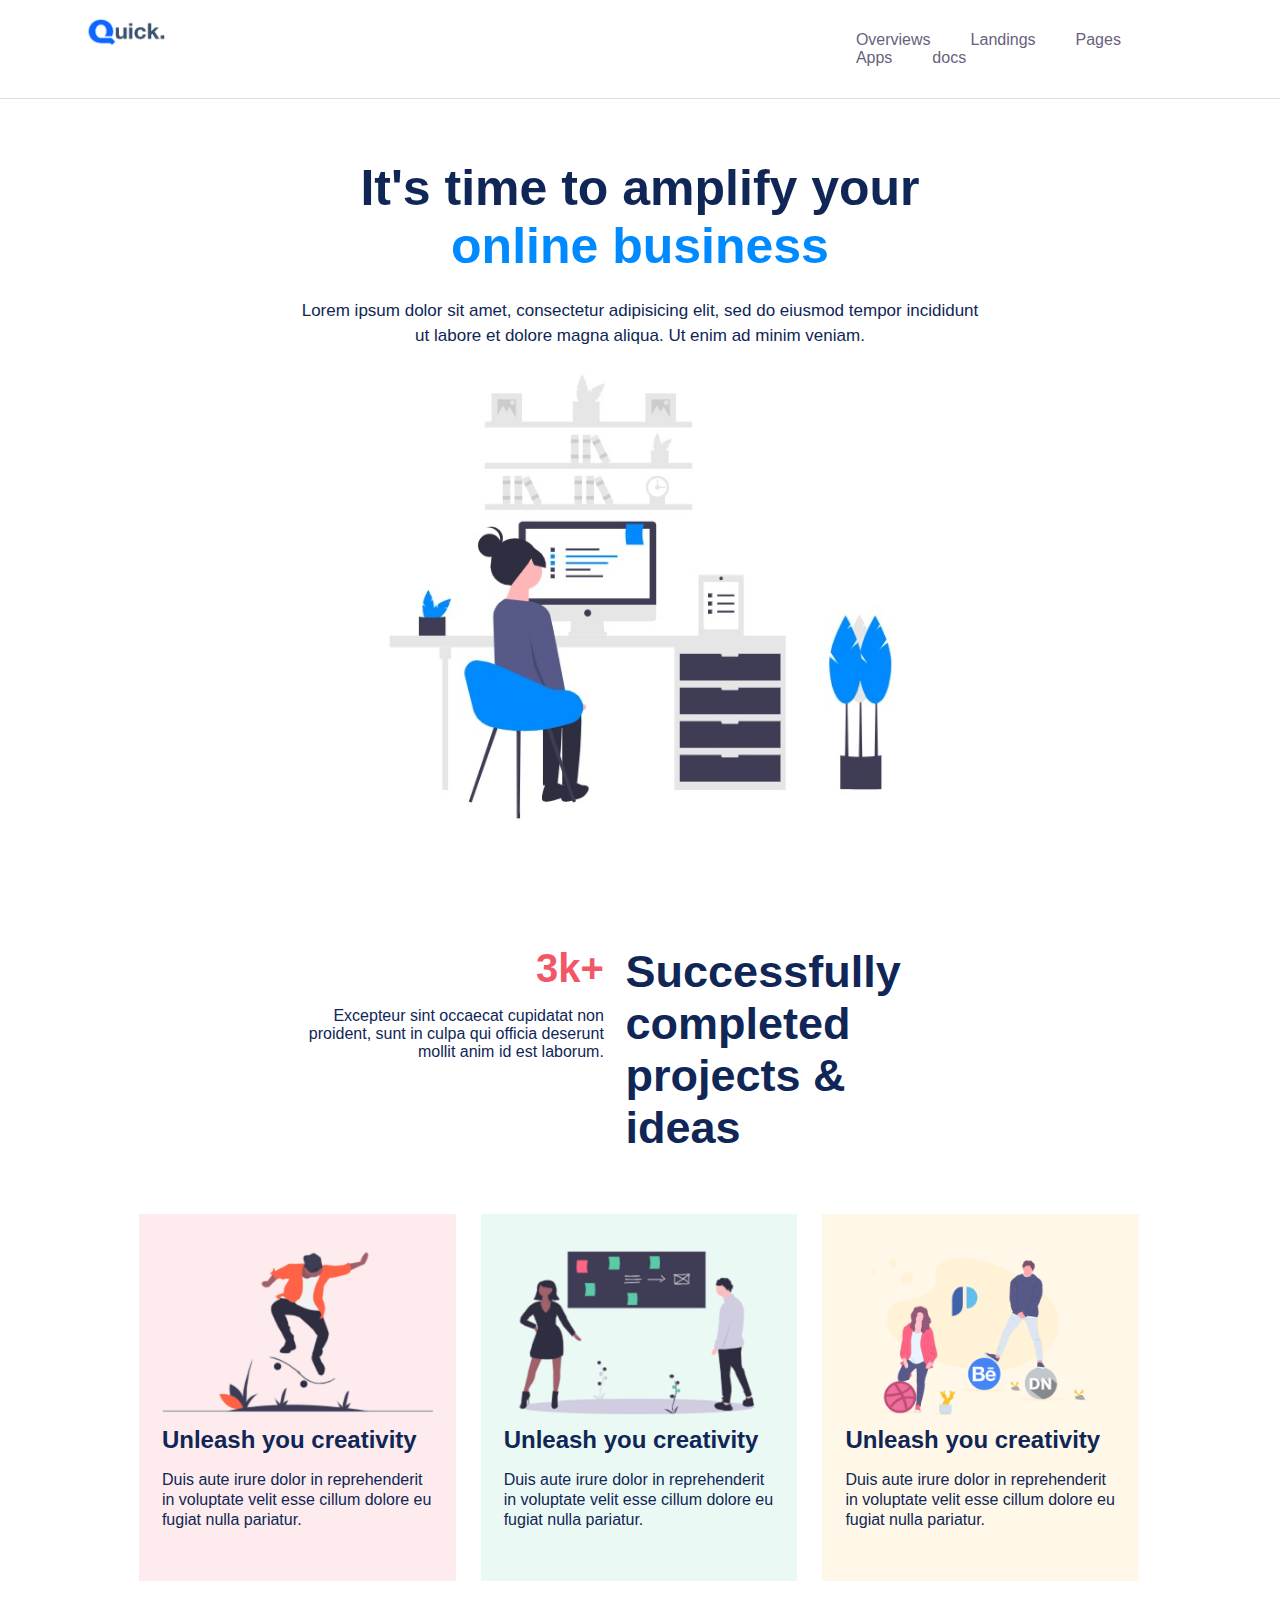
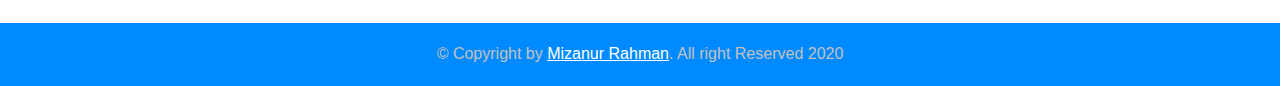
<file: index.html>
<!DOCTYPE html>
<html>
    <head>
        <meta charset="UTF-8">
        <meta name="viewport" content="width = device-width, initial-scale=1.0">
        <title> Lnding Page 1</title>
        <link rel="stylesheet" href="css/style1.css">
        <link rel="icon" type="image/png" sizes="32x32" href="image/logi.png">


    </head>
    <body>
        <!-- header start -->
        <header>
            <div class="container">
                <div class="logo">
                    <img src="image/logo.png" alt=""></a>
                    
                </div>
                <div class="menu">
                    <ul>
                        <li><a href="#">Overviews</a> </li>
                        <li><a href="#">Landings</a> </li>
                        <li><a href="#">Pages</a> </li>
                        <li><a href="#">Apps</a> </li>
                        <li><a href="#">docs</a> </li>
                    </ul>

                </div>
            </div>
        </header>
        <!-- header end -->
        <!--banner start -->

        <section class="banner">
            <div class="container2">
                <h1 class="b_h1">It's time to amplify your<br>
                <span>online business</span></h1>
                <p class="b_p">Lorem ipsum dolor sit amet, consectetur adipisicing elit, sed do eiusmod tempor incididunt ut labore et
                dolore magna aliqua. Ut enim ad minim veniam.</p>
                <div class="b_img">
                    <img src="image/banner.jpg">
                </div>

            </div>
        </section>
        <!--banner end -->
        <!-- success start-->
        
        <section class="success">
            <div class="container3">
                <div class="fleft">
                    <h2>3k+</h2>
                    <p>Excepteur sint occaecat cupidatat non proident,
                    sunt in culpa qui officia deserunt mollit anim id
                    est laborum.
                    </p>

                </div>
                <div class="fright">
                    <h1>Successfully
                    completed
                    projects & ideas
                    </h1>

                </div>
            </div>
        </section>
        <!-- success end-->
        <!--creativity start-->
        <section class="creativity">
            <div class="container">
                <div class="cr pink">
                    <div class="h_img">
                        <img src="image/cr_img1.png" alt="">
                    </div>
                    <h2>Unleash you creativity</h2>
                    <p>Duis aute irure dolor in reprehenderit in
                    voluptate velit esse cillum dolore eu fugiat
                    nulla pariatur.
                    </p>
                </div>
                <div class="cr lt_blue">
                    <div class="h_img">
                        <img src="image/cr_img2.png" alt="">
                    </div>
                    <h2>Unleash you creativity</h2>
                    <p>Duis aute irure dolor in reprehenderit in
                        voluptate velit esse cillum dolore eu fugiat
                        nulla pariatur.
                    </p>
                </div>
                <div class="cr lt_pink">
                    <div class="h_img">
                        <img src="image/cr_img3.png" alt="">
                    </div>
                    <h2>Unleash you creativity</h2>
                    <p>Duis aute irure dolor in reprehenderit in
                        voluptate velit esse cillum dolore eu fugiat
                        nulla pariatur.
                    </p>
                </div>
                
        </section>
        <!--creativity end-->
        <!--footer start-->
        <footer>
            <p>© Copyright by <a href="https://www.facebook.com/mizan.only/" alt="Facebook Profile" >Mizanur Rahman</a>. All right Reserved 2020</p>
        </footer>
        <!--footer end-->





    </body>
</html>
</file>
<file: css/style1.css>
body {
    margin: 0 0;
    padding: 0 0;
    /* border: 1px solid red; */
    font-family: sans-serif;
    font-size: 16px;
    font-weight: 400;
    color: #0f2656;
}
header{
        padding: 15px  0;
        margin: 0 0;
        font-family: sans-serif;
        font-size: 16px;
        font-weight: 400;
        border-bottom: 1px solid #ddd;
       /* color:#0F2656-
       
       */
    
}
.container {
    
    margin:0  6.5%;
    
    /* padding: 5px 0px; */
    width: 87%;
    /* height: 3.5%; */
    /* border: 1px solid black; */
    overflow:hidden ;
}
.logo{
    /* padding-top: 2px; */
    float: left;
    width: 7.6%;
}
.logo img{
    width: 100%;
    
}
.menu{
    float: right;
    width: 36%;
    
}
.menu ul{
    float: right;
    
}
.menu ul li {
    list-style: none;
    float: left;
    
    

}
.menu ul li a{
    padding: 20px;
    text-decoration: none;
    color: #68617b;

}
.menu ul li a:hover {
    color: blue;
    padding: 20px;
    text-decoration: none;

}
.menu ul li:last-child a {
    padding-right: 0px;
    

}
/* banner start */
.banner{
    margin: 0 0;
    padding: 60px 0;
}
.container2 {
    margin: 0 auto;
    /* padding-top: 60px; */
    /* padding-bottom: 70px; */
    /* border: 1px solid red; */
    width: 53%;
    text-align: center;
}
.b_h1{
    margin: 0 0;
    font-size: 50px;
    
}
.b_h1 span{
    color: #008aff;
}
.b_p{
     margin: 23px 0; 
    /* padding-bottom: 30px; */
    font-size: 17px;
    line-height: 25px;
}
.b_img{
    margin: 0 auto;
    width: 75%;
    
}
.b_img img{
    width: 100%;

}
.success{
    padding: 60px 0;
}
.container3{
    overflow: hidden;
    margin: 0 auto;
    width: 56.5%;

}
.fleft {
    float: left;
    width: 45%;
    text-align: right;
}
.fleft h2{
    margin: 0;
    font-size: 40px;
    color: #f15767;
}
.fleft p{
    padding-left: 10px;
}
.fright{
    /* border: 1px solid red; */
    float: right;
    width: 52%;
}
.fright h1{
    margin: 0;
    padding-right: 30px;
    font-size: 45px;
}
.creativity{
    padding: 0  5% 3.3%;
}
.cr{
    padding: 3.5% 2.3% ;
    margin-right: 2.5%;
    /* margin-left: 3.5%; */
    /* border: 1px solid red; */
    width: 27%;
    float: left;
}
.cr:last-child {
    margin-right: 0;
}
.h_img{
    
}
.h_img img{
    width: 100%;
}
.cr h2{
    margin: 2.4% 0;
    font-size: 150%;
}
.cr p{
    line-height: 20px;
}
.pink{
    background-color: #fdebed;
}
.lt_blue{
    background-color: #ebf9f4;

}
.lt_pink{
    background-color: #fff7e8;

}
/* footer start */
footer{
    padding:.5% 0;
    margin: 0 auto;
    width: 100%;
    height: 3.49%;
    background-color: #008aff;
    text-align: center;

}
footer p{
    color: rgb(195, 194, 192);
    
}
footer p a{
    color: white;
}
</file>
